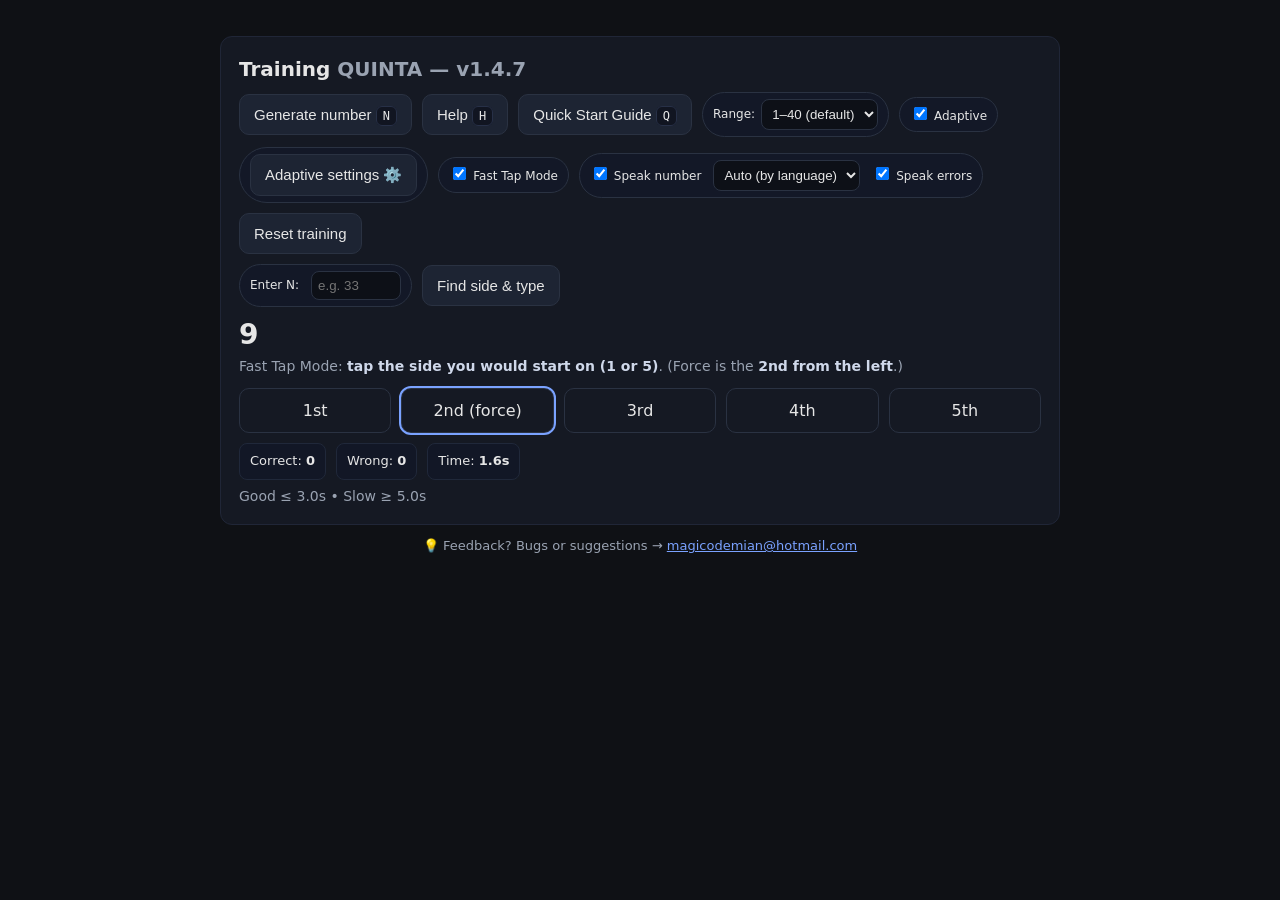
<file: index.html>
<!DOCTYPE html>
<html lang="en">
<head>
<meta charset="utf-8"/>
<meta name="viewport" content="width=device-width, initial-scale=1"/>
<title>Training QUINTA — v1.4.7</title>

<!-- Favicon links -->
<link rel="apple-touch-icon" sizes="180x180" href="/apple-touch-icon.png">
<link rel="icon" type="image/png" sizes="32x32" href="/favicon-32x32.png">
<link rel="icon" type="image/png" sizes="16x16" href="/favicon-16x16.png">
<link rel="manifest" href="/site.webmanifest">
<meta name="apple-mobile-web-app-capable" content="yes">
<meta name="apple-mobile-web-app-status-bar-style" content="black-translucent">
<meta name="apple-mobile-web-app-title" content="QUINTA Trainer">

<style>
  :root{
    --bg:#0f1115;--fg:#e6e6e6;--muted:#9aa3b2;--ok:#19c37d;--err:#ff5c5c;
    --card:#151923;--accent:#7aa2ff; /* azul da v1.4.6 */
  }
  *{box-sizing:border-box}
  body{margin:0;background:var(--bg);color:var(--fg);font:16px/1.45 system-ui,Segoe UI,Roboto,Helvetica,Arial}
  .wrap{max-width:880px;margin:36px auto;padding:0 20px}
  .card{background:var(--card);border:1px solid #202637;border-radius:12px;padding:18px}
  h1{font-size:20px;margin:0 0 8px}
  .row{display:flex;gap:10px;flex-wrap:wrap;align-items:center}
  .big{font-size:28px;font-weight:700}
  .muted{color:var(--muted)}
  .pill{padding:6px 10px;border-radius:999px;border:1px solid #2a3242;background:#131827;font-size:12px;display:inline-flex;align-items:center;gap:6px}
  button{background:#1d2433;color:var(--fg);border:1px solid #2a3242;border-radius:10px;padding:11px 14px;font-size:15px;cursor:pointer}
  button:hover{border-color:#3a4760}
  .kbd{font-family:ui-monospace,Consolas,Menlo,monospace;background:#111521;border:1px solid #273047;border-radius:6px;padding:2px 6px;font-size:12px}
  .stats{display:flex;gap:10px;flex-wrap:wrap;margin:10px 0}
  .stat{background:#121726;border:1px solid #20283a;border-radius:8px;padding:8px 10px;font-size:13px}
  .feedback{margin-top:8px;font-size:16px}
  .ok{color:var(--ok)} .err{color:var(--err)}
  .board{display:grid;grid-template-columns:repeat(5,1fr);gap:10px;margin-top:12px}
  .item{border:1px solid #2a3242;border-radius:10px;padding:10px;text-align:center;user-select:none}
  .item.btn{cursor:pointer;transition:border-color .15s, background .15s}
  .item.btn:hover{border-color:#3a4760;background:#182036}
  .force{outline:2px solid var(--accent)}
  .controls{display:flex;gap:10px;flex-wrap:wrap;align-items:center;margin-top:8px}
  .seg{display:flex;border:1px solid #2a3242;border-radius:10px;overflow:hidden}
  .seg input{display:none}
  .seg label{padding:9px 12px;cursor:pointer}
  .seg input:checked + label{background:#2a3347}

  .modal{position:fixed;inset:0;display:none;place-items:center;background:#0008;padding:20px;z-index:999}
  .modal .inner{max-width:900px;width:100%;background:#0f121d;border:1px solid #2a3242;border-radius:12px;padding:18px;max-height:85vh;overflow:auto}
  .modal h2{margin:0 0 8px;font-size:18px}
  .legend{font-size:14px;color:var(--muted)}
  .legend b{color:#cfd8ea}
  .hr{height:1px;background:#2a3242;margin:12px 0}
  .grid2{display:grid;grid-template-columns:1fr 1fr;gap:12px}
  .manualResult{font-size:14px;margin-left:4px}
  .hide{display:none!important}
  footer{margin-top:12px;text-align:center;font-size:12px;color:#9aa3b2}
  select, input[type="number"]{background:#0d1017;border:1px solid #2a3242;color:#e6e6e6;border-radius:8px;padding:6px}

  button, a { -webkit-tap-highlight-color: transparent; }
  button:focus, button:focus-visible { outline: none; }

  /* (1) Email com a mesma cor do 2nd (force) */
  a[href^="mailto:"]{ color: var(--accent); text-decoration-color: var(--accent); }
  a[href^="mailto:"]:hover{ filter: brightness(1.12); }
</style>
</head>
<body>
<div class="wrap">
  <div class="card">
    <h1>Training <span class="muted">QUINTA — v1.4.7</span></h1>

    <div class="row" style="margin:6px 0 10px">
      <button id="nextBtn" title="Shortcut: N">Generate number <span class="kbd">N</span></button>
      <button id="checkBtn" title="Shortcut: Enter">Check <span class="kbd">Enter</span></button>
      <button id="helpBtn" title="Shortcut: H">Help <span class="kbd">H</span></button>
      <button id="qsBtn" title="Shortcut: Q">Quick Start Guide <span class="kbd">Q</span></button>

      <span class="pill">Range:
        <select id="range">
          <option value="1-40" selected>1–40 (default)</option>
          <option value="1-15">1–15</option>
          <option value="15-30">15–30</option>
          <option value="1-30">1–30</option>
          <option value="30-45">30–45</option>
          <option value="45-60">45–60</option>
          <option value="30-60">30–60</option>
          <option value="1-60">1–60</option>
          <option value="custom">Custom…</option>
        </select>
      </span>
      <span id="customWrap" class="pill" style="display:none">
        <input id="minN" type="number" value="1" style="width:80px"> – 
        <input id="maxN" type="number" value="15" style="width:80px">
      </span>

      <span class="pill"><label><input id="adaptiveCB" type="checkbox" checked> Adaptive</label></span>
      <span class="pill"><button id="adaptCfgBtn" title="Adaptive settings" disabled>Adaptive settings ⚙️</button></span>
      <span class="pill"><label><input id="fastCB" type="checkbox" checked> Fast Tap Mode</label></span>

      <span class="pill">
        <label style="margin-right:6px"><input id="ttsCB" type="checkbox" checked> Speak number</label>
        <select id="voiceSel" title="Select voice" style="max-width:260px">
          <option value="">Auto (by language)</option>
        </select>
        <label style="margin-left:6px"><input id="errTtsCB" type="checkbox" checked> Speak errors</label>
      </span>

      <button id="resetBtn" title="Reset learning">Reset training</button>
    </div>

    <div class="row" style="margin:0 0 8px">
      <span class="pill">
        Enter N:
        <input id="manualN" type="number" inputmode="numeric" placeholder="e.g. 33" style="width:90px;margin-left:6px">
      </span>
      <button id="analyzeBtn" title="Shortcut: Ctrl+Enter">Find side & type</button>
      <span id="manualOut" class="manualResult muted"></span>
    </div>

    <div class="big" id="number">—</div>
    <div class="legend" id="hint">
      Fast Tap Mode: <b>tap the side you would start on (1 or 5)</b>. (Force is the <b>2nd from the left</b>.)
    </div>

    <div class="board" aria-label="row of 5 items" id="board">
      <div class="item btn" data-idx="0">1st</div>
      <div class="item force btn" data-idx="1">2nd (force)</div>
      <div class="item btn" data-idx="2">3rd</div>
      <div class="item btn" data-idx="3">4th</div>
      <div class="item btn" data-idx="4">5th</div>
    </div>

    <div class="controls" id="advancedControls">
      <div class="seg" role="radiogroup" aria-label="Counting type">
        <input id="tBasic" name="tipo" type="radio" checked><label for="tBasic">Basic</label>
        <input id="tBounce" name="tipo" type="radio"><label for="tBounce">Bounce</label>
      </div>
      <div class="seg" role="radiogroup" aria-label="Starting side">
        <input id="sLeft" name="side" type="radio" checked><label for="sLeft">Left</label>
        <input id="sRight" name="side" type="radio"><label for="sRight">Right</label>
      </div>
      <span class="pill">Step-by-step <input id="step" type="checkbox" style="vertical-align:middle"></span>
    </div>

    <div class="feedback" id="feedback"></div>

    <div class="stats">
      <div class="stat">Correct: <b id="ok">0</b></div>
      <div class="stat">Wrong: <b id="err">0</b></div>
      <div class="stat">Time: <b id="timer">0.0s</b></div>
    </div>

    <div class="legend" id="timeLegend" style="margin-top:-4px">Good ≤ 3.0s • Slow ≥ 5.0s</div>

  </div>

  <div class="legend" style="margin-top:12px; text-align:center; font-size:13px">
    💡 Feedback? Bugs or suggestions →
    <a href="mailto:magicodemian@hotmail.com">magicodemian@hotmail.com</a>
  </div>
</div>

<!-- Help modal -->
<div class="modal" id="modal">
  <div class="inner">
    <div class="row" style="justify-content:space-between;align-items:center">
      <h2>Quick rules &amp; reminders</h2>
      <button id="closeHelp">Close</button>
    </div>
    <div class="hr"></div>

    <div class="grid2">
      <div>
        <h3 style="margin:0 0 6px">Core of the method</h3>
        <div class="legend">
          • You always force the <b>2nd from the left</b> out of five (fixed).<br>
          • <b>Type:</b> even <i>N</i> → <b>Basic</b>; odd <i>N</i> → <b>Bounce</b>.<br>
          • <b>Side (Basic):</b> start on the <b>left</b> if <code>N ≡ 0 or 2 (mod 8)</code>, otherwise start on the <b>right</b>.<br>
          • <b>Side (Bounce):</b> apply the same rule to <b>N + 1</b> and count <i>moves</i> (not points).<br>
          • Mental model: <i>Basic</i> counts points (1–5–1…), <i>Bounce</i> counts steps between positions.
        </div>

        <div class="hr"></div>
        <h3 style="margin:0 0 6px">What’s new in v1.4.x</h3>
        <div class="legend">
          • <b>Fast Tap Mode</b>: just tap the side you would start on (1 or 5) — no Type/Side or Check needed.<br>
          • <b>Speak number</b> (TTS) with Auto (by language) + manual voice selector.<br>
          • <b>Speak errors</b>: short "wrong" cue in your selected language when you miss.<br>
          • <b>Adaptive</b>: surfaces buckets where you’re currently slower.<br>
          • Mobile-friendly: Help &amp; Quick Start modals scroll smoothly on small screens.
        </div>
      </div>

      <div>
        <h3 style="margin:0 0 6px">Cheat-sheet</h3>
        <div class="legend">
          <b>Type:</b> even N → <b>Basic</b>; odd N → <b>Bounce</b>.<br/>
          <b>Side (Basic):</b> <b>Left</b> if N ≡ 0 or 2 (mod 8); otherwise <b>Right</b>.<br/>
          <b>Side (Bounce):</b> apply the same rule to <b>N + 1</b>.<br/>
          <b>Fast Tap:</b> tap the side you would start on (1 or 5).<br/>
          <b>TTS:</b> enable "Speak number" and (optionally) choose a voice.
        </div>
      </div>
    </div>
  </div>
</div>

<!-- Quick Start Guide modal -->
<div class="modal" id="qsModal">
  <div class="inner">
    <div class="row" style="justify-content:space-between;align-items:center">
      <h2>Quick Start Guide</h2>
      <button id="closeQS" title="Close">Close</button>
    </div>
    <div class="hr"></div>

    <div class="grid2">
      <div>
        <h3 style="margin:0 0 6px">What this trainer does</h3>
        <div class="legend">
          This app trains the <b>Quinta principle</b>: forcing the <b>2nd item from the left</b> out of five.  
          You’ll practice choosing the correct <b>Counting Type</b> (Basic or Bounce)  
          and the right <b>Starting Side</b> for any number <i>N</i>.  
          The goal is speed and accuracy — so the force feels natural and automatic.
        </div>

        <div class="hr"></div>
        <h3 style="margin:0 0 6px">2-Minute Training Flow</h3>
        <ol class="legend" style="padding-left:18px">
          <li>Select a <b>Range</b> (or set <b>Custom</b>). Keep <b>Adaptive</b> ON — it will prioritize what you’re slowest at.</li>
          <li>Press <b>Generate number</b> to get a random N.</li>
          <li><b>Fast Tap Mode</b>: simply tap the square where you’d count “1”. (No need to pick Type/Side/Check.)</li>
          <li>(Optional) Enable <b>Speak number</b> (TTS). It auto-detects your device language, or you can pick a voice manually.</li>
          <li>(Optional) Turn on <b>Speak errors</b> — you’ll hear a quick “wrong” in your chosen language when you miss.</li>
          <li>Correct answers instantly trigger the next number. Wrong answers give feedback + repeat.</li>
        </ol>
      </div>

      <div>
        <h3 style="margin:0 0 6px">Rules (Cheat-Sheet)</h3>
        <div class="legend">
          <b>Force item:</b> always the <b>2nd from the left</b>.<br/>
          <b>Type:</b> even N → <b>Basic</b>; odd N → <b>Bounce</b>.<br/>
          <b>Side (Basic):</b> Start <b>Left</b> if N ≡ 0 or 2 (mod 8); otherwise start <b>Right</b>.<br/>
          <b>Side (Bounce):</b> Add 1 to N, then apply the same rule as Basic.<br/>
          <b>Fast Tap:</b> tap the side you would start on (1 or 5) — the app handles Type/Side logic for you.<br/>
          <b>TTS & Errors:</b> “Speak number” reads the target; “Speak errors” confirms mistakes aloud.
        </div>
      </div>
    </div>
  </div>
</div>

<!-- Adaptive Settings modal -->
<div class="modal" id="adaptModal">
  <div class="inner">
    <div class="row" style="justify-content:space-between;align-items:center">
      <h2>Adaptive settings</h2>
      <button id="closeAdapt" title="Close">Close</button>
    </div>
    <div class="hr"></div>
    <div class="grid2">
      <div>
        <div class="legend">Define when your time is considered “fast” or “slow”.</div>
        <div class="hr"></div>
        <label class="legend">Fast if ≤
          <input id="fastTh" type="number" min="0.1" step="0.1" style="width:90px"> s
        </label>
        <br>
        <label class="legend">Slow if ≥
          <input id="slowTh" type="number" min="0.1" step="0.1" style="width:90px"> s
        </label>
        <div class="legend" style="margin-top:8px">Rule: <b>Fast &lt; Slow</b>.</div>
      </div>
      <div>
        <div class="legend">
          • ≤ Fast: decreases the frequency of that bucket.<br>
          • ≥ Slow: increases the frequency of that bucket.<br>
          • Between Fast and Slow: gentle adjustment.
        </div>
      </div>
    </div>
    <div class="hr"></div>
    <div class="row" style="justify-content:flex-end;gap:8px">
      <button id="saveAdapt" title="Save">Save</button>
      <button id="closeAdapt2" title="Close">Close</button>
    </div>
  </div>
</div>

<!-- Easter Egg modal (every 100) -->
<div class="modal" id="eggModal">
  <div class="inner">
    <h2 id="eggTitle">Milestone!</h2>
    <div class="legend" style="font-size:16px;margin:8px 0 14px">
      <b id="eggMsg">You’re good enough — go practice in the real world.</b>
    </div>
    <div class="row" style="justify-content:flex-end;gap:8px">
      <button id="eggContinue">Continue training</button>
      <button id="eggReset">Reset counters</button>
    </div>
  </div>
</div>

<script>
(function(){
  'use strict';

  // ===== helpers =====
  function $(s){ return document.querySelector(s); }
  var numberEl=$('#number'),feedback=$('#feedback');
  var okEl=$('#ok'),errEl=$('#err'),timerEl=$('#timer');
  var nextBtn=$('#nextBtn'),checkBtn=$('#checkBtn'),resetBtn=$('#resetBtn');
  var helpBtn=$('#helpBtn'),modal=$('#modal'),closeHelp=$('#closeHelp');
  var qsBtn=$('#qsBtn'),qsModal=$('#qsModal'),closeQS=$('#closeQS');
  var tBasic=$('#tBasic'),tBounce=$('#tBounce'),sLeft=$('#sLeft'),sRight=$('#sRight');
  var stepCB=$('#step');
  var rangeSel=$('#range'),customWrap=$('#customWrap'),minN=$('#minN'),maxN=$('#maxN');
  var adaptiveCB=$('#adaptiveCB'),fastCB=$('#fastCB'),ttsCB=$('#ttsCB'),errTtsCB=$('#errTtsCB');
  var voiceSel=$('#voiceSel');
  var manualN=$('#manualN'),analyzeBtn=$('#analyzeBtn'),manualOut=$('#manualOut');
  var board=$('#board'),advancedControls=$('#advancedControls'),hintEl=$('#hint');
  var adaptCfgBtn=$('#adaptCfgBtn');
  var adaptModal=$('#adaptModal'), closeAdapt=$('#closeAdapt'), saveAdapt=$('#saveAdapt'), closeAdapt2=$('#closeAdapt2');
  var fastThIn=$('#fastTh'), slowThIn=$('#slowTh');
  var timeLegend=$('#timeLegend');

  var eggModal=$('#eggModal'), eggTitle=$('#eggTitle'), eggMsg=$('#eggMsg'), eggContinue=$('#eggContinue'), eggReset=$('#eggReset');

  // ===== state =====
  var N=null,lastN=null,startTime=0,ok=0,err=0,locked=false;
  var weights=[1,1,1,1]; // BL, BR, bL, bR

  // ===== local persistence =====
  // Preferences are kept in this browser/device. Clearing site data removes them.
  var SETTINGS_KEY='quinta_settings_v1';
  var savedSettings={};
  try{
    savedSettings=JSON.parse(localStorage.getItem(SETTINGS_KEY)||'{}')||{};
  }catch(e){ savedSettings={}; }

  // thresholds (legacy keys are supported for backward compatibility)
  var fastThreshold = Number(savedSettings.fastThreshold || localStorage.getItem('q_fastTh') || '3.0');
  var slowThreshold = Number(savedSettings.slowThreshold || localStorage.getItem('q_slowTh') || '5.0');

  function saveSettings(){
    try{
      localStorage.setItem(SETTINGS_KEY, JSON.stringify({
        range:rangeSel.value, minN:minN.value, maxN:maxN.value,
        adaptive:adaptiveCB.checked, fast:fastCB.checked, tts:ttsCB.checked,
        errTts:errTtsCB.checked, voice:voiceSel.value,
        type:tBasic.checked?'basic':'bounce', side:sLeft.checked?'left':'right',
        step:stepCB.checked, fastThreshold:fastThreshold, slowThreshold:slowThreshold,
        ok:ok, err:err, weights:weights, lastEggMilestone:lastEggMilestone
      }));
    }catch(e){}
  }

  function restoreSettings(){
    var s=savedSettings;
    if(s.range && Array.prototype.some.call(rangeSel.options,function(o){return o.value===s.range;})) rangeSel.value=s.range;
    if(typeof s.minN==='string') minN.value=s.minN;
    if(typeof s.maxN==='string') maxN.value=s.maxN;
    if(typeof s.adaptive==='boolean') adaptiveCB.checked=s.adaptive;
    if(typeof s.fast==='boolean') fastCB.checked=s.fast;
    if(typeof s.tts==='boolean') ttsCB.checked=s.tts;
    if(typeof s.errTts==='boolean') errTtsCB.checked=s.errTts;
    if(s.type==='bounce'||s.type==='basic'){ tBasic.checked=s.type==='basic'; tBounce.checked=s.type==='bounce'; }
    if(s.side==='right'||s.side==='left'){ sLeft.checked=s.side==='left'; sRight.checked=s.side==='right'; }
    if(typeof s.step==='boolean') stepCB.checked=s.step;
    if(Array.isArray(s.weights) && s.weights.length===4 && s.weights.every(function(v){return Number.isFinite(Number(v));})) weights=s.weights.map(Number);
    if(Number.isFinite(Number(s.ok))) ok=Math.max(0,Number(s.ok));
    if(Number.isFinite(Number(s.err))) err=Math.max(0,Number(s.err));
  }
  restoreSettings();

  function updateTimeLegend(){
    if(timeLegend){
      timeLegend.textContent = 'Good ≤ ' + fastThreshold.toFixed(1) + 's • Slow ≥ ' + slowThreshold.toFixed(1) + 's';
    }
  }

  // ===== timer =====
  function now(){ return performance.now(); }
  function updateTimer(){
    if(startTime && timerEl){ timerEl.textContent=((now()-startTime)/1000).toFixed(1)+'s'; }
    requestAnimationFrame(updateTimer);
  }
  requestAnimationFrame(updateTimer);

  // ===== range =====
  function currentRange(){
    if(rangeSel.value==='custom'){
      var a=parseInt(minN.value||'1',10), b=parseInt(maxN.value||'15',10);
      if(a>b){ var tmp=a; a=b; b=tmp; }
      if(a<1) a=1;
      if(b>9999) b=9999;
      return [a,b];
    }
    var parts=rangeSel.value.split('-');
    return [parseInt(parts[0],10), parseInt(parts[1],10)];
  }

  // ===== rules =====
  function correctRule(n){
    var tipo=(n%2===0)?'basic':'bounce';
    var m=(tipo==='bounce')?n+1:n;
    var r=((m%8)+8)%8;
    var lado=(r===0||r===2)?'left':'right';
    return {tipo:tipo,lado:lado,r:r,m:m};
  }
  function bucketFromRule(rule){
    if(rule.tipo==='basic'&&rule.lado==='left') return 0;
    if(rule.tipo==='basic'&&rule.lado==='right') return 1;
    if(rule.tipo==='bounce'&&rule.lado==='left') return 2;
    return 3;
  }

  // ===== adaptive generator =====
  function randInt(a,b){ return Math.floor(Math.random()*(b-a+1))+a; }
  function sampleBucketAvailable(a,b){
    var seen={};
    var i=0;
    while(i<400){
      i++;
      var n=randInt(a,b);
      var r=bucketFromRule(correctRule(n));
      seen[r]=true;
      if(seen[0]&&seen[1]&&seen[2]&&seen[3]) break;
    }
    return seen;
  }
  function pickBucket(a,b){
    var avail=sampleBucketAvailable(a,b);
    var eff=[0,0,0,0], sum=0, i;
    for(i=0;i<4;i++){
      if(avail[i]){ eff[i]=adaptiveCB.checked?Math.max(0.05,weights[i]):1; sum+=eff[i]; }
    }
    var r=Math.random()*sum;
    for(i=0;i<4;i++){
      if(!avail[i]) continue;
      if(r<eff[i]) return i;
      r-=eff[i];
    }
    for(i=0;i<4;i++) if(avail[i]) return i;
    return 0;
  }

  // ===== TTS =====
  var voices=[];
  function getTargetLang(){ return navigator.language || document.documentElement.lang || 'en-US'; }
  function pickBestVoice(target){
    var t=(target||'').toLowerCase();
    var base=t.split('-')[0];
    var i,v;
    for(i=0;i<voices.length;i++){ v=voices[i]; if(v.lang && v.lang.toLowerCase()===t) return v; }
    for(i=0;i<voices.length;i++){ v=voices[i]; if(v.lang && v.lang.toLowerCase().indexOf(base)===0) return v; }
    return null;
  }
  function populateVoiceSelect(){
    var prev=voiceSel.value || savedSettings.voice || '';
    voiceSel.innerHTML='<option value="">Auto (by language)</option>';
    var byKey={};
    function pickScore(v){ var uri=(v.voiceURI||'').toLowerCase(); var s=0; if(v.localService) s+=1; if(/premium|enhanced|siri/.test(uri)) s+=2; return s; }
    var i,v,key,cur;
    for(i=0;i<voices.length;i++){
      v=voices[i];
      key=((v.lang||'').toLowerCase())+'|'+(v.name||'');
      cur=byKey[key];
      if(!cur || pickScore(v)>pickScore(cur)) byKey[key]=v;
    }
    var preferred=['en-','pt-','es-','fr-','de-','it-','ja-','zh-','ko-'];
    var list=[], k;
    for(k in byKey){ list.push(byKey[k]); }
    list.sort(function(a,b){
      function pref(x){
        var j;
        for(j=0;j<preferred.length;j++){ if(x.lang && x.lang.toLowerCase().indexOf(preferred[j])===0) return j; }
        return 999;
      }
      var pa=pref(a), pb=pref(b);
      if(pa!==pb) return pa-pb;
      var la=(a.lang||''), lb=(b.lang||'');
      if(la!==lb) return la.localeCompare(lb);
      return a.name.localeCompare(b.name);
    });
    for(i=0;i<list.length;i++){
      v=list[i];
      var opt=document.createElement('option');
      opt.value=v.name; opt.textContent=(v.lang+' — '+v.name);
      voiceSel.appendChild(opt);
    }
    var hasPrev=false, o;
    for(i=0;i<voiceSel.options.length;i++){ o=voiceSel.options[i]; if(o.value===prev) hasPrev=true; }
    if(hasPrev) voiceSel.value=prev;
  }
  function refreshVoices(){
    if(!('speechSynthesis' in window)) return;
    voices = window.speechSynthesis.getVoices() || [];
    populateVoiceSelect();
  }
  if('speechSynthesis' in window){
    refreshVoices();
    window.speechSynthesis.onvoiceschanged = refreshVoices;
  }

  function getActiveLang(){
    var selName = voiceSel.value;
    if(selName && voices.length){
      var i,v;
      for(i=0;i<voices.length;i++){ v=voices[i]; if(v.name===selName){ if(v.lang) return v.lang; } }
    }
    return getTargetLang();
  }
  function speakText(msg, force){
    try{
      if(!('speechSynthesis' in window)) return;
      if(!force && !ttsCB.checked) return;
      var u=new SpeechSynthesisUtterance(String(msg));
      var selName = voiceSel.value;
      if(selName && voices.length){
        var i,v;
        for(i=0;i<voices.length;i++){ v=voices[i]; if(v.name===selName){ u.voice=v; u.lang=v.lang||u.lang; break; } }
      }else{
        var lang=getActiveLang();
        var best=pickBestVoice(lang);
        if(best){ u.voice=best; u.lang=best.lang; } else { u.lang=lang; }
      }
      window.speechSynthesis.cancel();
      window.speechSynthesis.speak(u);
    }catch(e){}
  }
  function speakNumber(n){ speakText(n, false); }

  function errorWordFor(lang){
    var L=(lang||'en').toLowerCase();
    var base=L.split('-')[0];
    var map={
      'en':'wrong','pt':'errou','pt-pt':'erraste','es':'fallaste','fr':'raté','de':'falsch','it':'sbagliato',
      'ja':'不正解です','zh':'答错了','ko':'틀렸습니다'
    };
    if(map[L]) return map[L];
    if(map[base]) return map[base];
    return 'wrong';
  }
  function speakError(){
    if(!errTtsCB.checked) return;
    var lang=getActiveLang();
    speakText(errorWordFor(lang), false);
  }

  // ===== Milestone (cada 100) — fala no mesmo idioma, sempre =====
  function milestoneStringsFor(lang, milestone){
    var L=(lang||'en').toLowerCase();
    var base=L.split('-')[0];
    var dict;
    var map={
      'en':{title:function(n){return n+' reps!';}, msg:"You're good enough — go practice in the real world."},
      'pt':{
        title: function(n){ return n + ' acertos!'; },
        msg: function(n){
          var phrases = [
            "Incrível! Você está dominando!",
            "Excelente trabalho! Sua mente está afiada!",
            "Impressionante! Sua consistência é a chave!",
            "Uau! Você é imparável!",
            "Parabéns! Mantenha o foco!",
            "Fantástico! Sua dedicação está valendo a pena!",
            "Espetacular! Cada acerto te deixa mais forte!",
            "Genial! Você está no caminho certo!",
            "Brilhante! Sua mente está voando!",
            "Você já é bom o suficiente — vá praticar no mundo real."
          ];
          return phrases[Math.floor(Math.random() * phrases.length)];
        }
      },
      'es':{title:function(n){return '¡'+n+' repeticiones!';}, msg:'Ya eres lo bastante bueno — sal a practicar en el mundo real.'},
      'fr':{title:function(n){return n+' répétitions !';}, msg:"Tu es déjà assez bon — va t'exercer dans le monde réel."},
      'de':{title:function(n){return n+' Wiederholungen!';}, msg:'Du bist gut genug – übe jetzt in der echten Welt.'},
      'it':{title:function(n){return n+' ripetizioni!';}, msg:'Sei già abbastanza bravo — vai ad allenarti nel mondo reale.'},
      'ja':{title:function(n){return n+' 回!';}, msg:'もう十分上手です。現実の世界で練習しましょう。'},
      'zh':{title:function(n){return n+' 次!';}, msg:'你已经足够棒了——去现实中练习吧。'},
      'ko':{title:function(n){return n+'회!';}, msg:'이제 충분히 잘해요 — 실제 환경에서 연습해 보세요.'}
    };
    if(map[L]) dict=map[L]; else if(map[base]) dict=map[base]; else dict=map['en'];
    return { title: dict.title(milestone), msg: dict.msg };
  }

  // ===== simulation =====
  function simulate(n,tipo,lado,step){
    var target=1, pos=(lado==='left')?0:4, dir=(lado==='left')?+1:-1;
    var log=[];
    if(tipo==='basic'){
      var count=0;
      while(count<n){
        count++;
        if(step) log.push({count:count,pos:pos});
        if(count===n) break;
        pos+=dir;
        if(pos===4||pos===0) dir*=-1;
      }
    }else{
      var moves=0;
      while(moves<n){
        pos+=dir; moves++;
        if(step) log.push({count:moves,pos:pos});
        if(pos===4||pos===0) dir*=-1;
      }
    }
    return {hit:(pos===target),pos:pos,log:log};
  }
  function userSelection(){ return {tipo:(tBasic.checked?'basic':'bounce'), lado:(sLeft.checked?'left':'right')}; }

  // ===== adaptive weights =====
  function updateAdaptiveWeights(bucket, elapsed){
    if(!adaptiveCB.checked) return;
    var SLOW = slowThreshold, FAST = fastThreshold;
    var UP=0.3, DOWN=0.2, MIN=0.2, MAX=3.0;
    if(elapsed>=SLOW) weights[bucket]=Math.min(MAX,weights[bucket]+UP);
    else if(elapsed<=FAST) weights[bucket]=Math.max(MIN,weights[bucket]-DOWN);
    else weights[bucket]+= (1-weights[bucket])*0.05;
  }

  // ===== Easter egg (every 100) =====
  var EGG_EVERY = 100;
  var lastEggMilestone = Number(savedSettings.lastEggMilestone || localStorage.getItem('q_lastEggMilestone') || '0');

  function checkEasterEgg(){
    var milestone = Math.floor(ok / EGG_EVERY) * EGG_EVERY;
    if (milestone > 0 && ok % EGG_EVERY === 0 && milestone !== lastEggMilestone){
      lastEggMilestone = milestone;
      localStorage.setItem('q_lastEggMilestone', String(lastEggMilestone));
      var lang = getActiveLang();
      var obj = milestoneStringsFor(lang, milestone);
      if (eggTitle) eggTitle.textContent = obj.title;
      if (eggMsg)   eggMsg.textContent   = (typeof obj.msg === 'function') ? obj.msg(milestone) : obj.msg;
      if(eggModal) eggModal.style.display='grid';
      // Falar sempre (force=true)
      var msgText = (typeof obj.msg === 'function') ? obj.msg(milestone) : obj.msg;
      speakText(obj.title + ' ' + msgText, true);
      return true;
    }
    return false;
  }

  // ===== core flow =====
  function newNumber(){
    var range=currentRange(), a=range[0], b=range[1];
    var targetBucket=pickBucket(a,b);
    var candidate=null, tries=0;
    while(tries++<400){
      var x=randInt(a,b);
      if(x===lastN && b>a) continue;
      if(bucketFromRule(correctRule(x))===targetBucket){candidate=x;break;}
    }
    if(candidate===null){
      do{ candidate=(a===b? a : randInt(a,b)); } while(candidate===lastN && b>a);
    }
    N=candidate; lastN=N;
    numberEl.textContent=String(N);
    startTime=now(); feedback.textContent=''; locked=false;

    hintEl.innerHTML = fastCB.checked
      ? 'Fast Tap Mode: <b>tap the side you would start on (1 or 5)</b>. (Force is the <b>2nd from the left</b>.)'
      : 'Generate a number and choose the counting type and the side. The force item is always the <b>2nd from the left</b>.';

    speakNumber(N);
  }

  function verify(){
    if(locked||N==null) return; locked=true;
    var elapsed=(now()-startTime)/1000;
    var ideal=correctRule(N);
    var sel=userSelection();
    var sim=simulate(N, sel.tipo, sel.lado, stepCB.checked);
    var idealTxt=(ideal.tipo==='basic'?'Basic':'Bounce') + ' + ' + (ideal.lado==='left'?'Left':'Right');
    var userTxt =(sel.tipo==='basic'?'Basic':'Bounce') + ' + ' + (sel.lado==='left'?'Left':'Right');

    if(sim.hit){
      ok++;
      feedback.innerHTML='<span class="ok">Correct!</span> <span class="muted">(' + userTxt + ') — ' + elapsed.toFixed(1) + 's</span>';
    }else{
      err++;
      feedback.innerHTML='<span class="err">Wrong.</span> <span class="muted">You chose ' + userTxt + '. Ideal: <b>' + idealTxt + '</b>. — ' + elapsed.toFixed(1) + 's</span>';
      if(stepCB.checked && sim.log.length){
        var pathArr=[], i;
        for(i=0;i<sim.log.length;i++){ pathArr.push(String(sim.log[i].pos+1)); }
        feedback.innerHTML += '<div class="muted" style="margin-top:6px">Path: ' + pathArr.join(' → ') + '</div>';
      }
      speakError();
    }
    okEl.textContent=ok; errEl.textContent=err;
    updateAdaptiveWeights(bucketFromRule(ideal), elapsed);
    saveSettings();

    var egg = checkEasterEgg();
    if(!egg && sim.hit){ setTimeout(newNumber,500); }
  }

  function fastTap(idx){
    if(locked||N==null) return; locked=true;
    var elapsed=(now()-startTime)/1000;
    var ideal=correctRule(N);
    var startIdx=(ideal.lado==='left')?0:4;
    var isRight=(idx===startIdx);

    if(isRight){
      ok++;
      feedback.innerHTML='<span class="ok">Correct!</span> <span class="muted">(Start: <b>'+(ideal.lado==='left'?'Left':'Right')+'</b>; Type: <b>'+(ideal.tipo==='basic'?'Basic':'Bounce')+'</b>) — '+elapsed.toFixed(1)+'s</span>';
    }else{
      err++;
      feedback.innerHTML='<span class="err">Wrong.</span> <span class="muted">You tapped '+(idx+1)+'. Ideal start is <b>'+(ideal.lado==='left'?'Left (1st)':'Right (5th)')+'</b>; Type: <b>'+(ideal.tipo==='basic'?'Basic':'Bounce')+'</b>. — '+elapsed.toFixed(1)+'s</span>';
      speakError();
    }
    okEl.textContent=ok; errEl.textContent=err;
    updateAdaptiveWeights(bucketFromRule(ideal), elapsed);
    saveSettings();

    var egg = checkEasterEgg();
    if(!egg && isRight){ setTimeout(newNumber,350); }
  }
  window.fastTap=fastTap;

  // ===== UI events =====
  function show(el, on){ if(el) el.style.display = on ? '' : 'none'; }

  nextBtn.addEventListener('click', newNumber);
  checkBtn.addEventListener('click', function(){ if(!fastCB.checked) verify(); });
  helpBtn.addEventListener('click', function(){ if(modal) modal.style.display='grid'; });
  closeHelp.addEventListener('click', function(){ if(modal) modal.style.display='none'; });
  qsBtn.addEventListener('click', function(){ if(qsModal) qsModal.style.display='grid'; });
  closeQS.addEventListener('click', function(){ if(qsModal) qsModal.style.display='none'; });

  rangeSel.addEventListener('change', function(){ show(customWrap, rangeSel.value==='custom'); saveSettings(); });
  [minN,maxN,adaptiveCB,fastCB,ttsCB,errTtsCB,voiceSel,tBasic,tBounce,sLeft,sRight,stepCB].forEach(function(el){
    el.addEventListener('change', saveSettings);
    if(el.tagName==='INPUT' && el.type==='number') el.addEventListener('input', saveSettings);
  });
  resetBtn.addEventListener('click', function(){
    ok=0; err=0; okEl.textContent=0; errEl.textContent=0;
    lastN=null; feedback.textContent=''; manualOut.textContent='—'; manualN.value='';
    weights=[1,1,1,1];
    localStorage.removeItem('q_lastEggMilestone');
    lastEggMilestone = 0;
    saveSettings();
    newNumber();
  });

  // keyboard shortcuts
  document.addEventListener('keydown', function(e){
    var kRaw=e.key||''; var k=kRaw.toLowerCase();
    if(k==='n'){ e.preventDefault(); newNumber(); return; }
    if(kRaw==='Enter' && !e.ctrlKey){ e.preventDefault(); if(!fastCB.checked) verify(); return; }
    if(kRaw==='Enter' && e.ctrlKey){ e.preventDefault(); analyzeManual(); return; }
    if(k==='h'){ e.preventDefault(); if(modal) modal.style.display='grid'; return; }
    if(k==='q'){ e.preventDefault(); if(qsModal) qsModal.style.display='grid'; return; }

    var el=document.activeElement;
    var isEditable=el && (el.tagName==='INPUT'||el.tagName==='TEXTAREA'||el.isContentEditable||el.tagName==='SELECT');
    if(isEditable) return;

    if(k==='arrowup'||k==='w'){ e.preventDefault(); tBasic.checked=true; return; }
    if(k==='arrowdown'||k==='s'){ e.preventDefault(); tBounce.checked=true; return; }
    if(k==='arrowleft'||k==='a'){ e.preventDefault(); sLeft.checked=true; return; }
    if(k==='arrowright'||k==='d'){ e.preventDefault(); sRight.checked=true; return; }
    if(k===' '||k==='spacebar'){ e.preventDefault(); (tBasic.checked?tBounce:tBasic).checked=true; return; }
  });

  // manual analysis
  function analyzeManual(){
    var raw=(manualN.value||'').trim();
    if(!raw){ manualOut.textContent='—'; return; }
    var n=Number(raw);
    if(!isFinite(n)||Math.floor(n)!==n||n<=0){
      manualOut.innerHTML='<span class="err">Enter a positive integer.</span>'; return;
    }
    var rule=correctRule(n);
    (rule.tipo==='basic'?tBasic:tBounce).checked=true;
    (rule.lado==='left'?sLeft:sRight).checked=true;
    manualOut.innerHTML='<span class="ok">'+(rule.tipo==='basic'?'Basic':'Bounce')+' + '+(rule.lado==='left'?'Left':'Right')+'</span> <span class="muted">(N='+n+(rule.tipo==='bounce'?', use N+1='+rule.m:'')+'; mod8='+rule.r+')</span>';
  }
  analyzeBtn.addEventListener('click', analyzeManual);
  manualN.addEventListener('keydown', function(e){ if(e.key==='Enter'){ e.preventDefault(); analyzeManual(); } });

  // Fast Tap handlers
  function getIdxFromEvent(ev){
    var t=ev.target.closest('.item');
    if(!t || !board.contains(t)) return null;
    var idx=Number(t.getAttribute('data-idx'));
    return isFinite(idx)?idx:null;
  }
  function onTap(ev){
    if(ev.type==='touchstart') ev.preventDefault();
    var idx=getIdxFromEvent(ev);
    if(idx==null || !fastCB.checked) return;
    var el=ev.target.closest('.item');
    if(el){ el.style.outline='2px solid var(--accent)'; setTimeout(function(){ el.style.outline=''; },120); }
    fastTap(idx);
  }
  board.addEventListener('click', onTap, {passive:true});
  board.addEventListener('touchstart', onTap, {passive:false});
  var items=board.querySelectorAll('.item');
  for(var i=0;i<items.length;i++){
    (function(i2){
      items[i2].onclick=function(){ if(window.fastTap) window.fastTap(i2); };
    })(i);
  }

  // UI sync
  function syncFastModeUI(){
    var on=fastCB.checked;
    advancedControls.classList.toggle('hide', on);
    checkBtn.classList.toggle('hide', on);
    hintEl.innerHTML = on
      ? 'Fast Tap Mode: <b>tap the side you would start on (1 or 5)</b>. (Force is the <b>2nd from the left</b>.)'
      : 'Generate a number and choose the counting type and the side. The force item is always the <b>2nd from the left</b>.';
  }
  fastCB.addEventListener('change', syncFastModeUI);

  // Adaptive UI
  function openAdaptModal(){
    fastThIn.value = fastThreshold.toFixed(1);
    slowThIn.value = slowThreshold.toFixed(1);
    adaptModal.style.display='grid';
  }
  function closeAdaptModal(){ adaptModal.style.display='none'; }
  function syncAdaptiveUI(){ adaptCfgBtn.disabled = !adaptiveCB.checked; }
  adaptiveCB.addEventListener('change', syncAdaptiveUI);
  adaptCfgBtn.addEventListener('click', function(){ if(!adaptCfgBtn.disabled) openAdaptModal(); });
  if(closeAdapt) closeAdapt.addEventListener('click', closeAdaptModal);
  if(closeAdapt2) closeAdapt2.addEventListener('click', closeAdaptModal);
  saveAdapt.addEventListener('click', function(){
    var f = Number(fastThIn.value), s = Number(slowThIn.value);
    if(!isFinite(f)||!isFinite(s)||f<=0||s<=0){ alert('Use positive numeric values.'); return; }
    if(f >= s){ alert('Fast must be less than Slow.'); return; }
    fastThreshold = f; slowThreshold = s;
    localStorage.setItem('q_fastTh', String(fastThreshold));
    localStorage.setItem('q_slowTh', String(slowThreshold));
    updateTimeLegend();
    closeAdaptModal();
  });

  // Easter egg buttons
  eggContinue.addEventListener('click', function(){ if(eggModal) eggModal.style.display='none'; });
  eggReset.addEventListener('click', function(){
    ok=0; err=0; okEl.textContent=0; errEl.textContent=0;
    localStorage.removeItem('q_lastEggMilestone');
    lastEggMilestone = 0;
    if(eggModal) eggModal.style.display='none';
    saveSettings();
    newNumber();
  });

  // init
  function init(){
    updateTimeLegend();
    show(customWrap, rangeSel.value==='custom');
    syncFastModeUI();
    syncAdaptiveUI();
    okEl.textContent=ok;
    errEl.textContent=err;
    newNumber();
    saveSettings();
  }
  init();

})(); 
</script>
</body>
</html>
</file>
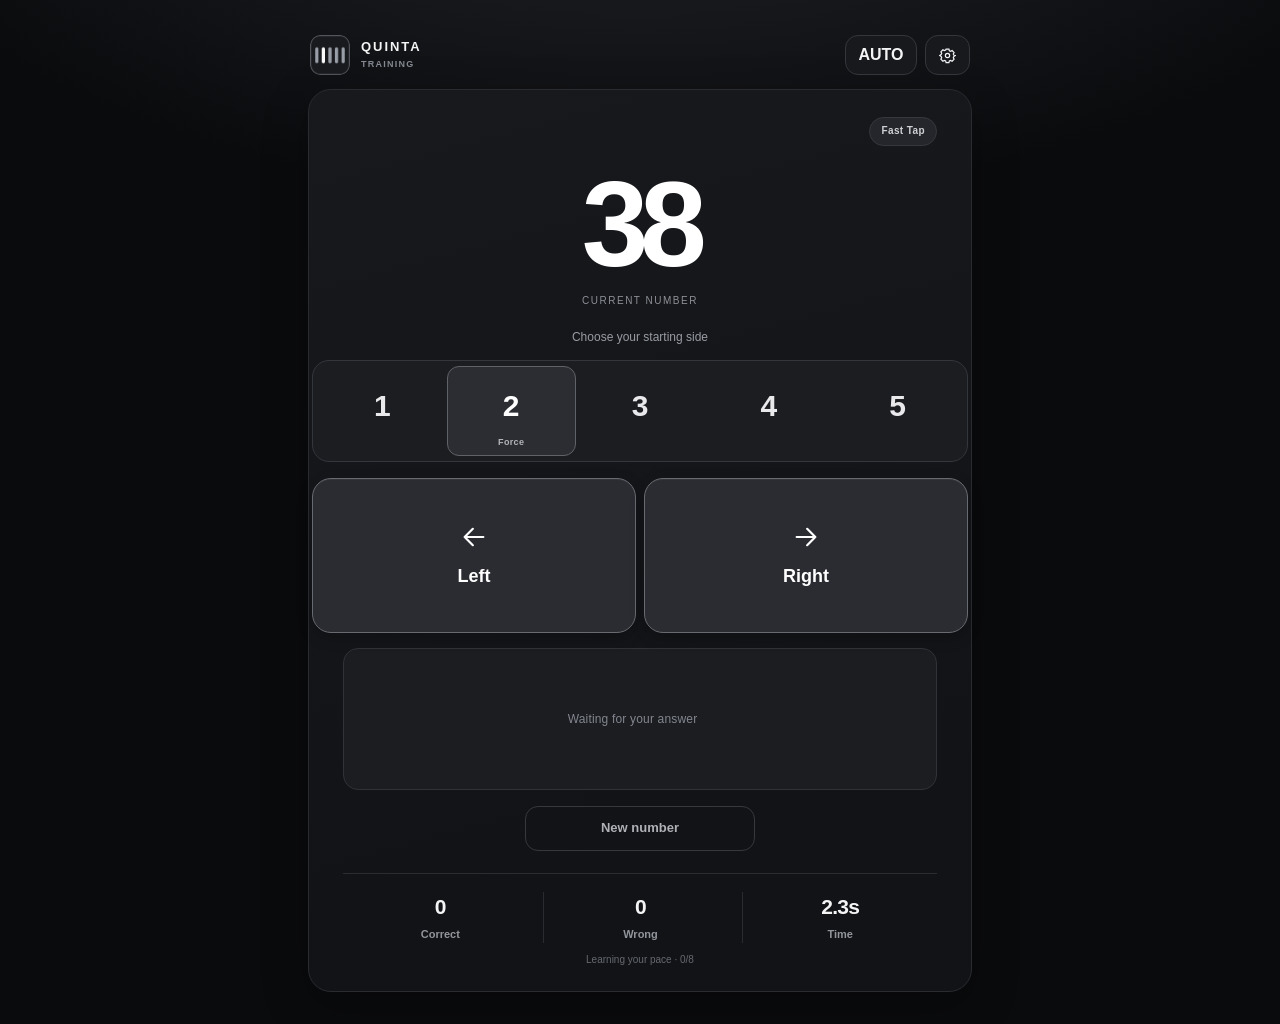
<file: quinta2/index.html>
<!doctype html>
<html lang="pt-BR">
<head>
  <meta charset="utf-8">
  <meta name="viewport" content="width=device-width, initial-scale=1, maximum-scale=1, user-scalable=no, viewport-fit=cover">
  <meta name="theme-color" content="#0a0b0d">
  <meta name="apple-mobile-web-app-capable" content="yes">
  <meta name="apple-mobile-web-app-status-bar-style" content="black-translucent">
  <meta name="apple-mobile-web-app-title" content="QUINTA">
  <meta name="description" content="QUINTA, training for the five-item force">
  <title>QUINTA</title>
  <link rel="icon" type="image/png" sizes="16x16" href="./favicon-16x16.png?v=2.2.4">
  <link rel="icon" type="image/png" sizes="32x32" href="./favicon-32x32.png?v=2.2.4">
  <link rel="icon" type="image/png" sizes="192x192" href="./icon-192.png?v=2.2.4">
  <link rel="apple-touch-icon" sizes="180x180" href="./apple-touch-icon.png?v=2.2.4">
  <link rel="manifest" href="./site.webmanifest?v=2.2.4">
  <link rel="stylesheet" href="./styles.css?v=2.2.4">
  <script src="./audioPack.js?v=2.2.4" defer></script>
  <script src="./app.js?v=2.2.4" defer></script>
</head>
<body>
  <main class="app">
    <header class="topbar">
      <div class="brand">
        <img class="brand-mark" src="./icon-192.png?v=2.2.4" alt="" width="39" height="39">
        <div class="brand-copy"><strong>QUINTA</strong><small data-i18n="subtitle">TREINAMENTO</small></div>
      </div>
      <div class="top-actions">
        <label class="sr-only" for="languageSel" data-i18n="language">Idioma</label>
        <select id="languageSel" class="lang-select" aria-label="Language">
          <option value="auto">AUTO</option><option value="pt">PT</option><option value="en">EN</option>
        </select>
        <button id="settingsBtn" class="tiny-btn" type="button" aria-label="Configurações" data-i18n-aria="settings">
          <svg viewBox="0 0 24 24" aria-hidden="true"><path d="M10 3h4l.6 2.3 1.8.8 2.1-1.1 2.8 2.8-1.1 2.1.8 1.8L23 12l-2 1.3-.8 1.8 1.1 2.1-2.8 2.8-2.1-1.1-1.8.8L14 22h-4l-.6-2.3-1.8-.8-2.1 1.1-2.8-2.8 1.1-2.1-.8-1.8L1 12l2-1.3.8-1.8-1.1-2.1 2.8-2.8 2.1 1.1 1.8-.8L10 3Z"/><circle cx="12" cy="12" r="3"/></svg>
        </button>
      </div>
    </header>

    <section class="card" aria-label="Training">
      <div class="mode-line">
        <span class="mode-pill" id="modeBadge">Fast Tap</span>
      </div>
      <div class="number-wrap">
        <div id="number" aria-live="off">33</div>
        <p class="number-caption" data-i18n="currentNumber">NÚMERO ATUAL</p>
      </div>
      <p id="hint" class="section-caption" data-i18n="tapHint">Escolha o lado inicial</p>
      <div class="five-grid" id="board" aria-label="Five positions">
        <button class="tile side" data-idx="0" data-i18n-aria="leftTile" type="button"><span class="digit">1</span></button>
        <button class="tile force" data-idx="1" type="button" disabled><span class="digit">2</span><small>Force</small></button>
        <button class="tile" data-idx="2" type="button" disabled><span class="digit">3</span></button>
        <button class="tile" data-idx="3" type="button" disabled><span class="digit">4</span></button>
        <button class="tile side" data-idx="4" data-i18n-aria="rightTile" type="button"><span class="digit">5</span></button>
      </div>

      <div id="fastPanel" class="direction-row">
        <button type="button" class="direction" id="leftBtn"><svg viewBox="0 0 24 24" aria-hidden="true"><path d="M20 12H4m7-7-7 7 7 7" stroke-linecap="round" stroke-linejoin="round"/></svg><span data-i18n="left">Esquerda</span></button>
        <button type="button" class="direction" id="rightBtn"><svg viewBox="0 0 24 24" aria-hidden="true"><path d="M4 12h16m-7-7 7 7-7 7" stroke-linecap="round" stroke-linejoin="round"/></svg><span data-i18n="right">Direita</span></button>
      </div>

      <div id="traditionalPanel" class="advanced" hidden>
        <div class="segment-wrap">
          <div class="segment-field">
            <span class="eyebrow" data-i18n="countingType">TIPO DE CONTAGEM</span>
            <div class="segment" role="radiogroup" aria-label="Counting type">
              <label><input type="radio" name="countType" id="tBasic" value="basic" checked><span>Basic</span></label>
              <label><input type="radio" name="countType" id="tBounce" value="bounce"><span>Bounce</span></label>
            </div>
          </div>
          <div class="segment-field">
            <span class="eyebrow" data-i18n="startingSide">LADO INICIAL</span>
            <div class="segment" role="radiogroup" aria-label="Starting side">
              <label><input type="radio" name="side" id="sLeft" value="left" checked><span data-i18n="left">Esquerda</span></label>
              <label><input type="radio" name="side" id="sRight" value="right"><span data-i18n="right">Direita</span></label>
            </div>
          </div>
        </div>
        <button type="button" id="checkBtn" class="primary-btn" data-i18n="check">Verificar resposta</button>
      </div>

      <div id="feedback" class="feedback" aria-live="polite" role="status"></div>

      <div class="cta-row">
        <button id="nextBtn" type="button" class="primary-btn" data-i18n="newNumber">Novo número</button>
      </div>
      <div class="stat-grid">
        <div class="stat"><div id="ok" class="val">0</div><div class="key" data-i18n="correct">Acertos</div></div>
        <div class="stat"><div id="err" class="val">0</div><div class="key" data-i18n="wrong">Erros</div></div>
        <div class="stat"><div id="timer" class="val">0,0s</div><div class="key" data-i18n="time">Tempo</div></div>
      </div>
      <div class="time-legend" id="timeLegend">Aprendendo seu ritmo · 0/8</div>
    </section>
    
  </main>

  <div class="overlay" id="settingsModal" role="dialog" aria-modal="true" aria-labelledby="settingsHeading" hidden>
    <section class="sheet" tabindex="-1">
      <header class="sheet-head"><h2 id="settingsHeading" data-i18n="settings">Configurações</h2><button type="button" class="close-btn" data-close="settingsModal" aria-label="Fechar">×</button></header>
      <div class="settings-group">
        <h3 data-i18n="practice">Prática</h3>
        <div class="setting-row"><div class="setting-copy"><strong data-i18n="mode">Modo</strong><small data-i18n="modeDesc">Treino rápido ou completo</small></div>
          <select id="modeSel"><option value="fast">Fast Tap</option><option value="traditional" data-i18n="traditional">Tradicional</option></select>
        </div>
        <div class="setting-row"><div class="setting-copy"><strong data-i18n="range">Intervalo</strong></div>
          <select id="range"><option value="1-40" data-i18n="rangeDefault">1–40 (padrão)</option><option value="1-15">1–15</option><option value="15-30">15–30</option><option value="1-30">1–30</option><option value="30-45">30–45</option><option value="45-60">45–60</option><option value="30-60">30–60</option><option value="1-60">1–60</option><option value="custom" data-i18n="custom">Personalizado</option></select>
        </div>
        <div id="customWrap" class="setting-row" hidden><strong data-i18n="customRange">Intervalo personalizado</strong><div class="number-pair"><input id="minN" type="number" min="1" max="9999" value="1" inputmode="numeric" aria-label="Minimum"><span>–</span><input id="maxN" type="number" min="1" max="9999" value="15" inputmode="numeric" aria-label="Maximum"></div></div>
        <label class="checkline"><input id="adaptiveCB" type="checkbox" checked><span data-i18n="adaptive">Treinamento adaptativo</span></label>
        <div class="adaptive-summary" id="adaptSummary">Aprendendo seu ritmo · 0/8</div>
        <button id="adaptCfgBtn" class="secondary-btn" type="button" data-i18n="adaptiveSettings">Como funciona</button>
        <div id="adaptSettings" class="adaptive-info" hidden data-i18n="adaptiveDescription">O QUINTA aprende seu ritmo com respostas corretas, repete números difíceis e dá mais atenção aos tipos com erros ou lentidão, sem deixar de variar</div>
        <label class="checkline"><input id="step" type="checkbox"><span data-i18n="showPath">Mostrar caminho da contagem nos erros</span></label>
      </div>

      <div class="settings-group">
        <h3 data-i18n="voice">Voz</h3>
        <div class="setting-row">
          <label for="speechSourceSel" data-i18n="audioSource">Fonte da voz</label>
          <select id="speechSourceSel">
            <option value="azure" data-i18n="audioSourceAzure">Azure Humberto (MP3)</option>
            <option value="native" data-i18n="audioSourceNative">Voz do dispositivo</option>
            <option value="off" data-i18n="audioSourceOff">Sem áudio</option>
          </select>
        </div>
        <label class="checkline"><input id="ttsCB" type="checkbox" checked><span data-i18n="speakNumber">Falar o número</span></label>
        <div class="setting-row"><label for="voiceSel" data-i18n="chooseVoice">Selecionar voz</label><select id="voiceSel" style="max-width:210px"><option value="" data-i18n="voiceAuto">Automático</option></select></div>
        <label class="checkline"><input id="errTtsCB" type="checkbox" checked><span data-i18n="speakErrors">Falar os erros</span></label>
        <div class="audio-import">
          <label for="audioPackFile" data-i18n="audioPack">Pacote de áudios Humberto</label>
          <input id="audioPackFile" type="file" accept=".zip,application/zip" aria-label="Importar ZIP de áudios">
          <div id="audioPackStatus" class="manual-output" role="status" aria-live="polite"></div>
          <button id="clearAudioPack" class="secondary-btn" type="button" data-i18n="audioClear" disabled>Apagar pacote</button>
        </div>
      </div>

      <div class="settings-group">
        <h3 data-i18n="tools">Ferramentas</h3>
        <div class="setting-row"><label for="manualN" data-i18n="analyzeLabel">Analisar número</label></div>
        <div class="manual-input"><input id="manualN" type="number" min="1" inputmode="numeric" placeholder="Ex: 33" aria-label="Number"><button id="analyzeBtn" class="secondary-btn" type="button" data-i18n="analyze">Analisar</button></div>
        <div id="manualOut" class="manual-output" aria-live="polite"></div>
        <button id="helpBtn" class="secondary-btn" type="button" data-i18n="rules">Regras e guia rápido</button>
        <button id="resetBtn" class="secondary-btn" type="button" data-i18n="reset">Zerar treinamento</button>
      </div>

      <div class="settings-group">
        <h3 data-i18n="updates">Atualizações</h3>
        <div class="version-info">
          <div class="version-line"><span id="versionText">v2.0.0</span><span id="updateState" data-i18n="upToDate">Atualizado</span></div>
          <div class="version-actions">
            <button class="secondary-btn" type="button" id="checkUpdatesBtn" data-i18n="checkUpdates">Verificar</button>
            <button class="primary-btn" type="button" id="updateBtn" data-i18n="updateApp" disabled>Atualizar aplicativo</button>
          </div>
        </div>
      </div>
    </section>
  </div>

  <div class="overlay" id="helpModal" role="dialog" aria-modal="true" aria-labelledby="helpHeading" hidden>
    <section class="sheet" tabindex="-1">
      <header class="sheet-head"><h2 id="helpHeading" data-i18n="rules">Regras e guia rápido</h2><button type="button" class="close-btn" data-close="helpModal" aria-label="Fechar">×</button></header>
      <div class="help-copy" id="helpContent"></div>
    </section>
  </div>

  <div class="overlay" id="eggModal" role="dialog" aria-modal="true" aria-labelledby="eggTitle" hidden>
    <section class="sheet">
      <div class="egg-content">
        <h2 id="eggTitle"></h2><p id="eggMsg"></p>
        <button class="primary-btn" id="eggContinue" type="button" data-i18n="continueTraining">Sim, continuar</button>
        <button class="secondary-btn" id="eggFinish" type="button" data-i18n="stopTraining">Não, encerrar por agora</button>
      </div>
    </section>
  </div>
</body>
</html>
</file>
<file: quinta2/styles.css>
:root{color-scheme:dark;--bg:#0a0b0d;--panel:#14161a;--panel2:#1b1d21;--line:#292c31;--text:#f4f4f5;--muted:#9699a1;--subtle:#666970;--white:#f5f5f6;--success:#c6f3d0;--danger:#ffaaa9;--radius:24px}
*{box-sizing:border-box}
html{font-size:16px;-webkit-text-size-adjust:100%}
body{margin:0;min-width:320px;min-height:100dvh;background:radial-gradient(ellipse 65% 40% at 50% -20%,#24262b 0%,transparent 100%),var(--bg);color:var(--text);font-family:-apple-system,BlinkMacSystemFont,"SF Pro Display","Segoe UI",Arial,sans-serif;line-height:1.45}
button,input,select{font:inherit}
button{cursor:pointer;-webkit-tap-highlight-color:transparent;touch-action:manipulation}
button:disabled{cursor:default;opacity:.42}
button:focus-visible,input:focus-visible,select:focus-visible{outline:2px solid var(--white);outline-offset:3px}
.app{width:min(100%,700px);margin:0 auto;padding:21px 18px max(32px,env(safe-area-inset-bottom));}
.topbar{display:flex;align-items:center;justify-content:space-between;gap:14px;padding:4px 2px 23px}
.brand{display:flex;align-items:center;gap:13px;min-width:0}
.brand-mark{width:39px;height:39px;display:grid;grid-template-columns:repeat(5,1fr);align-items:center;gap:3px;padding:10px 5px;border:1px solid #41434a;border-radius:12px;background:#17191d}
.brand-mark i{display:block;height:16px;border-radius:3px;background:#777b83}
.brand-mark i:nth-child(2){background:#fff}
.brand-copy{display:flex;flex-direction:column;line-height:1.1;gap:5px}
.brand-copy strong{font-weight:680;letter-spacing:.16em;font-size:13px}
.brand-copy small{font-size:10px;color:var(--muted);letter-spacing:.13em;font-weight:600}
.top-actions{display:flex;align-items:center;gap:8px}
.tiny-btn{border:1px solid var(--line);background:#15171a;color:var(--text);min-height:40px;border-radius:13px;padding:0 13px;display:inline-flex;align-items:center;justify-content:center;gap:7px;font-size:12px;font-weight:650}
.tiny-btn svg{width:17px;height:17px;stroke:currentColor;fill:none;stroke-width:1.7}
.lang-select{appearance:none;-webkit-appearance:none;background:#15171a;color:var(--text);border:1px solid var(--line);border-radius:13px;height:40px;padding:0 12px;font-size:12px;font-weight:700;min-width:61px;text-align:center}
.card{background:linear-gradient(180deg,#17191d,#121417);border:1px solid #2b2d32;border-radius:var(--radius);padding:25px 23px 22px;box-shadow:0 22px 80px #0005,0 2px 10px #0003}
.eyebrow{font-size:11px;color:var(--muted);letter-spacing:.15em;font-weight:750;text-transform:uppercase}
.mode-line{display:flex;align-items:center;justify-content:space-between;gap:10px}
.mode-pill{padding:7px 10px;border-radius:99px;background:#25272c;color:#ddd;font-size:11px;font-weight:650;letter-spacing:.04em;border:1px solid #35383d}
.number-wrap{text-align:center;padding:32px 0 24px}
#number{font-size:clamp(78px,23vw,124px);letter-spacing:-.07em;line-height:1;font-variant-numeric:tabular-nums;font-weight:690;color:#fff}
.number-caption{margin:10px 0 0;font-size:12px;letter-spacing:.13em;color:var(--muted);text-transform:uppercase}
.section-caption{text-align:center;font-size:13px;color:#a6a8af;margin:3px 0 14px;min-height:19px}
.five-grid{display:grid;grid-template-columns:repeat(5,minmax(0,1fr));gap:9px}
.tile{background:#202227;border:1px solid #35373e;border-radius:15px;display:flex;align-items:center;justify-content:center;flex-direction:column;gap:4px;min-width:0;min-height:75px;color:var(--text);padding:9px 2px;transition:transform .12s ease,border-color .12s ease,background .12s ease}
.tile .digit{font-size:25px;line-height:1;font-weight:590;font-variant-numeric:tabular-nums}
.tile small{font-size:9px;font-weight:650;letter-spacing:.04em;color:var(--muted)}
.tile.force{border-color:#c6c7cb;background:#303237}
.tile.force .digit{color:#fff}
.tile.side:active:not(:disabled),.direction:active:not(:disabled){transform:scale(.974)}
.tile[data-active="true"]{background:#41444b;border-color:#fff}
.tile:disabled{opacity:1;cursor:default}
.direction-row{display:grid;grid-template-columns:1fr 1fr;gap:12px;margin-top:17px}
.direction{min-height:78px;border:1px solid #484b51;background:#222428;border-radius:17px;color:#f5f5f6;display:flex;justify-content:center;align-items:center;gap:10px;font-weight:720;font-size:16px;transition:transform .12s ease,background .12s ease}
.direction svg{width:20px;height:20px;stroke:currentColor;fill:none;stroke-width:2}
.direction:hover:not(:disabled){background:#303237}
.direction[data-active="true"]{background:#3b3d44;border-color:#e4e4e7}
.advanced{margin-top:17px;display:grid;gap:13px}
.segment-wrap{display:grid;grid-template-columns:1fr 1fr;gap:12px}
.segment-field{display:grid;gap:7px}
.segment{display:flex;padding:4px;border-radius:12px;background:#23252a;border:1px solid #363840;min-width:0}
.segment label{flex:1;min-width:0;position:relative}
.segment input{position:absolute;opacity:0;inset:0;width:100%;height:100%;margin:0;cursor:pointer}
.segment span{display:flex;align-items:center;justify-content:center;min-height:37px;border-radius:9px;font-size:12px;color:var(--muted);font-weight:650}
.segment input:checked+span{color:#141518;background:#f5f5f6}
.segment input:focus-visible+span{outline:2px solid #fff;outline-offset:2px}
.feedback{margin-top:17px;min-height:0;display:none;border:1px solid var(--line);border-radius:14px;background:#1c1e22;padding:13px 14px;font-size:13px;line-height:1.55}
.feedback.visible{display:block}
.feedback strong{font-size:14px}
.feedback .ok{color:var(--success)}.feedback .err{color:var(--danger)}
.feedback .detail{color:#c8c9cf}.feedback .path{color:#9e9fa6;font-size:12px;margin-top:6px;overflow-wrap:anywhere}
.cta-row{margin-top:17px;display:grid;grid-template-columns:1fr;gap:9px}
.primary-btn{border:0;background:var(--white);color:#111216;border-radius:14px;min-height:49px;padding:10px 17px;font-weight:730;font-size:14px}
.primary-btn:hover:not(:disabled){background:#dddde1}
.secondary-btn{border:1px solid #3b3e45;background:#23252a;color:var(--text);border-radius:13px;min-height:44px;padding:9px 13px;font-weight:650;font-size:13px}
.stat-grid{margin-top:20px;padding-top:19px;border-top:1px solid #2b2d33;display:grid;grid-template-columns:repeat(3,1fr);gap:8px}
.stat{text-align:center;display:grid;gap:4px}
.stat .val{font-size:23px;font-weight:680;font-variant-numeric:tabular-nums;letter-spacing:-.035em}
.stat .key{color:var(--muted);font-size:11px;font-weight:580}
.stat+.stat{border-left:1px solid #2f3137}
.time-legend{margin-top:10px;text-align:center;color:var(--subtle);font-size:11px}
.overlay{position:fixed;inset:0;background:#000b;backdrop-filter:blur(10px);-webkit-backdrop-filter:blur(10px);z-index:100;display:flex;align-items:center;justify-content:center;padding:18px;overscroll-behavior:contain}
.overlay[hidden], [hidden]{display:none!important}
.sheet{width:min(100%,590px);max-height:min(90dvh,850px);overflow:auto;overscroll-behavior:contain;background:#181a1e;border:1px solid #37393f;border-radius:24px;padding:22px 21px 24px;box-shadow:0 24px 75px #000a}
.sheet-head{position:sticky;top:-22px;padding:0 0 14px;background:#181a1e;display:flex;align-items:center;justify-content:space-between;gap:12px;z-index:1;border-bottom:1px solid #303239;margin-bottom:17px}
.sheet-head h2{font-size:19px;letter-spacing:-.02em;margin:0}
.close-btn{width:37px;height:37px;border-radius:50%;background:#2a2c31;border:1px solid #3b3c42;color:#fff;font-size:22px;display:grid;place-items:center;line-height:1}
.settings-group{padding:7px 0 16px;border-bottom:1px solid #2e3036;margin-bottom:13px;display:grid;gap:11px}
.settings-group:last-child{border:0;margin-bottom:0;padding-bottom:0}
.settings-group h3{margin:0;font-size:12px;color:#dfe0e3;letter-spacing:.08em;text-transform:uppercase}
.setting-row{display:flex;align-items:center;justify-content:space-between;gap:16px;min-height:35px}
.setting-copy{min-width:0}
.setting-row strong{font-size:13px;font-weight:630;display:block}
.setting-row small,.setting-copy small{font-size:11px;color:var(--muted);display:block;margin-top:3px}
select,input[type="number"]{min-height:37px;max-width:100%;border:1px solid #42444b;background:#24262b;color:#f3f3f4;border-radius:10px;padding:7px 10px;font-size:13px}
select{appearance:auto}
.checkline{display:flex;gap:11px;align-items:center;font-size:13px;cursor:pointer}
input[type="checkbox"]{accent-color:#f5f5f6;width:17px;height:17px;cursor:pointer}
.number-pair{display:flex;align-items:center;gap:8px}
.number-pair input{width:82px}
.settings-group .secondary-btn{width:max-content;max-width:100%}
.version-info{display:grid;gap:8px}
.version-line{display:flex;align-items:center;justify-content:space-between;gap:8px}
#updateState{font-size:11px;color:var(--muted)}
.version-actions{display:flex;gap:9px;flex-wrap:wrap}
.version-actions button{flex:1}
.help-copy{font-size:13px;color:#c7c9d0;line-height:1.7}
.help-copy h3{color:#f1f2f4;font-size:14px;margin:18px 0 6px}
.help-copy p{margin:8px 0}
.help-copy ul{padding-left:19px;margin:8px 0}
.help-copy li{margin:5px 0}
.help-copy b{color:#fff}
.manual-input{display:flex;gap:9px;flex-wrap:wrap}
.manual-input input{flex:1;min-width:0}
.manual-output{font-size:13px;line-height:1.6;overflow-wrap:anywhere;color:#d4d5d9}
.egg-content{text-align:center;display:grid;gap:15px;padding:14px 0 8px}
.egg-content h2{font-size:27px;margin:0}
.egg-content p{color:#bdc0c6;margin:0}
@media(min-width:700px){.app{padding-top:35px}.card{padding:34px 38px 27px}.topbar{padding-bottom:28px}.number-wrap{padding-top:42px;padding-bottom:28px}.tile{min-height:90px}.direction{min-height:86px}}
@media(max-width:390px){.app{padding:14px 12px 23px}.card{padding:20px 15px}.topbar{padding-bottom:16px}.tile{min-height:66px;border-radius:12px}.tile .digit{font-size:22px}.direction{min-height:71px;font-size:14px}.direction-row{gap:9px}.segment-wrap{grid-template-columns:1fr}.sheet{padding:17px 15px}.sheet-head{top:-17px}}
@media(prefers-reduced-motion:reduce){*,*::before,*::after{transition:none!important;animation:none!important}}

.sr-only{position:absolute!important;width:1px;height:1px;padding:0;margin:-1px;overflow:hidden;clip:rect(0,0,0,0);white-space:nowrap;border:0}


/* QUINTA 2.0.1 visual refinement: calmer hierarchy, larger answer targets */
.topbar{padding:0 2px 14px;gap:11px}
.brand{gap:11px}
.brand-mark{height:37px;width:37px;border-color:#34363b;background:#17191c}
.brand-copy strong{letter-spacing:.15em}
.brand-copy small{font-size:9px;letter-spacing:.14em;color:#848890}
.top-actions{gap:8px}
.tiny-btn,.lang-select{background:#17191d;border-color:#33363b}
.card{padding:21px 20px 20px;border-radius:23px;border-color:#292b30;background:linear-gradient(165deg,#17191d 0%,#111316 78%);box-shadow:0 15px 46px #0004}
.mode-line{justify-content:flex-end;min-height:25px}
.mode-pill{padding:6px 11px;background:#24262b;border-color:#35383c;color:#cfd0d3;font-size:10px}
.number-wrap{padding:10px 0 12px}
#number{font-size:clamp(80px,22vw,120px);font-weight:680;line-height:1.05}
.number-caption{margin:7px 0 0;font-size:10px;letter-spacing:.15em;color:#8d9097}
.section-caption{margin:4px 0 14px;font-size:12px;color:#999ca3;min-height:0}
.five-grid{gap:7px}
.tile{min-height:68px;border-radius:13px;background:#1d1f23;border-color:#303238;padding:9px 2px;gap:4px}
.tile .digit{font-size:25px;font-weight:580}
.tile small{font-size:9px;color:#989aa1}
.tile.force{border-color:#9b9da2;background:#292b31}
.tile.force .digit{font-weight:690}
.tile.side:active:not(:disabled),.tile.side[data-active="true"]{background:#414349;border-color:#d9dade;transform:scale(.975)}
.direction-row{gap:12px;margin-top:20px}
.direction{min-height:136px;flex-direction:column;gap:9px;background:#2b2d32;border:1px solid #595c63;border-radius:20px;color:#fff;font-size:18px;font-weight:710;box-shadow:inset 0 1px 0 #ffffff0c,0 5px 15px #0003;transition:background-color .13s ease,border-color .13s ease,transform .13s ease}
.direction svg{width:26px;height:26px;stroke-width:1.9}
.direction:hover:not(:disabled){background:#383a40;border-color:#787a81}
.direction:active:not(:disabled),.direction[data-active="true"]{background:#51535a;border-color:#f4f4f5;transform:scale(.982)}
.advanced{margin-top:16px}
.feedback{margin-top:13px;padding:12px 14px}
.feedback.visible{animation:quintaFeedbackIn .16s ease-out}
@keyframes quintaFeedbackIn{from{opacity:.6;transform:translateY(3px)}to{opacity:1;transform:translateY(0)}}
.cta-row{display:flex;justify-content:center;margin-top:16px}
#nextBtn{background:transparent;border:1px solid #36383d;color:#afb1b7;width:min(100%,230px);min-height:45px;font-size:13px;font-weight:620;border-radius:13px}
#nextBtn:hover:not(:disabled){background:#212328;color:#f5f5f6;border-color:#494c52}
.stat-grid{margin-top:22px;padding-top:18px;gap:5px;border-color:#2b2c32}
.stat .val{font-size:21px;letter-spacing:-.035em}
.stat .key{font-size:11px;color:#92959c}
.stat+.stat{border-color:#292b30}
.time-legend{font-size:10px;margin-top:10px}
@media(max-width:699px){
  /* The iOS status bar may overlay the page in standalone mode */
  .app{padding-top:max(55px, calc(env(safe-area-inset-top, 0px) + 13px));padding-right:16px;padding-bottom:max(24px, env(safe-area-inset-bottom, 0px));padding-left:16px}
  .overlay{padding-top:max(20px, env(safe-area-inset-top, 0px));padding-bottom:max(20px, env(safe-area-inset-bottom, 0px))}
}
@media(max-width:390px){
  .app{padding-left:12px;padding-right:12px}
  .card{padding:19px 15px 18px}
  .topbar{padding-bottom:13px}
  .number-wrap{padding:7px 0 11px}
  #number{font-size:clamp(78px,21vw,108px)}
  .five-grid{gap:6px}
  .tile{min-height:65px;border-radius:12px}
  .tile .digit{font-size:23px}
  .direction-row{gap:9px;margin-top:17px}
  .direction{min-height:122px;font-size:16px;border-radius:17px}
  .direction svg{width:24px;height:24px}
  .stat-grid{margin-top:18px}
}
@media(max-width:699px) and (max-height:740px){
  .number-wrap{padding:4px 0 8px}
  #number{font-size:clamp(75px,20vw,104px)}
  .section-caption{margin-bottom:10px}
  .direction{min-height:108px}
  .direction-row{margin-top:13px}
  .stat-grid{margin-top:15px;padding-top:13px}
}
@media(min-width:700px){
  .app{padding-top:35px}
  .card{padding:27px 34px 24px}
  .direction{min-height:139px}
  .number-wrap{padding:15px 0 17px}
  .tile{min-height:82px}
}
@media(prefers-reduced-motion:reduce){
  .feedback.visible{animation:none}
}

/* Let the visible answer buttons extend closer to the card edges, keeping hit areas visible */
.direction-row{margin-inline:-9px}
@media(max-width:390px){.direction-row{margin-inline:-6px}}


/* 2.0.3: distinctive five-bar identity, aligned numbers, edge-wide answer controls */
.brand-mark{
  display:block;
  width:40px;
  height:40px;
  padding:0;
  border:0;
  background:transparent;
  object-fit:contain;
  border-radius:10px;
}
.five-grid{
  display:grid;
  grid-template-columns:repeat(5,minmax(0,1fr));
  align-items:stretch;
  gap:0;
  padding:5px;
  background:#1b1d21;
  border:1px solid #34363d;
  border-radius:17px;
  min-height:92px;
}
.tile,.tile:disabled{
  position:relative;
  display:flex;
  align-items:center;
  justify-content:center;
  min-width:0;
  min-height:78px;
  border:1px solid transparent;
  border-radius:12px;
  background:transparent;
  padding:0;
  gap:0;
  color:#e9e9ec;
  box-shadow:none;
  opacity:1;
}
.tile .digit{
  display:block;
  font-size:30px;
  line-height:1;
  font-weight:590;
  font-variant-numeric:tabular-nums;
  transform:translateY(-5px);
}
.tile small{
  position:absolute;
  bottom:8px;
  left:0;
  right:0;
  display:block;
  margin:0;
  font-size:9px;
  font-weight:610;
  line-height:1.1;
  text-align:center;
  color:#b4b5ba;
}
.tile.force,.tile.force:disabled{
  border:1px solid #606269;
  background:#2b2d32;
  color:#fff;
}
.tile.force .digit{font-weight:690}
.tile.side:active:not(:disabled),.tile.side[data-active="true"]{
  background:#404248;
  border-color:#8b8e95;
  transform:none;
}
.card{--card-inline-padding:20px}
.direction-row{
  gap:8px;
  margin-inline:calc(3px - var(--card-inline-padding));
  margin-top:16px;
}
.direction{
  min-height:151px;
  border-radius:19px;
  border-color:#686a71;
  background:#2a2c31;
  font-size:18px;
  gap:12px;
  font-weight:730;
}
.direction svg{
  width:28px;
  height:28px;
}
.direction:hover:not(:disabled){background:#35373d}
.direction:active:not(:disabled),.direction[data-active="true"]{
  background:#494b51;
  border-color:#e8e9eb;
}
@media(max-width:390px){
  .card{--card-inline-padding:15px}
  .five-grid{min-height:85px;padding:4px}
  .tile,.tile:disabled{min-height:75px}
  .tile .digit{font-size:27px}
  .direction-row{gap:7px;margin-top:15px}
  .direction{min-height:137px;font-size:17px;gap:10px}
  .direction svg{width:26px;height:26px}
}
@media(max-width:699px) and (max-height:740px){
  .direction{min-height:115px}
  .five-grid{min-height:82px}
  .tile,.tile:disabled{min-height:72px}
}
@media(min-width:700px){
  .card{--card-inline-padding:34px}
  .five-grid{min-height:102px}
  .tile,.tile:disabled{min-height:90px}
  .direction{min-height:155px}
}

/* v2.0.4: both number row and answer row share the same outer edges */
.five-grid,.direction-row{
  margin-inline:calc(3px - var(--card-inline-padding));
}
/* Identical feedback on 1 and 5, without sticky iOS touch-hover states */
.tile.side{
  touch-action:manipulation;
  -webkit-tap-highlight-color:transparent;
  transition:background-color .10s ease,border-color .10s ease;
}
.tile.side:active:not(:disabled),.tile.side[data-active="true"]{
  background:#484b53;
  border-color:#c4c5cc;
}
@media(hover:hover) and (pointer:fine){
  .tile.side:not(:disabled):not([data-active="true"]):hover{
    background:#292b30;
    border-color:transparent;
  }
}


/* v2.0.6: keep feedback in the layout, never collapse or shift training controls */
.feedback{
  display:block;
  height:142px;
  min-height:142px;
  max-height:142px;
  overflow-y:auto;
  overflow-x:hidden;
  overscroll-behavior:contain;
  scrollbar-gutter:stable;
  background:#1b1d21;
  border:1px solid #303238;
  border-radius:15px;
  margin-top:15px;
  padding:13px 15px;
}
.feedback-placeholder{
  height:100%;
  min-height:0;
  display:grid;
  place-items:center;
  text-align:center;
  color:#83868f;
  font-size:12px;
  letter-spacing:.015em;
}
.feedback .detail{
  overflow-wrap:anywhere;
}
@media(max-width:390px){
  .feedback{height:146px;min-height:146px;max-height:146px}
}


/* v2.0.7: fit training screen to iPhone 12 Pro Max (428 × 926 CSS px)
   Height-aware sizing, while preserving visible answer and feedback regions */
@media (max-width:699px) {
  .app{
    padding-top:max(55px, calc(env(safe-area-inset-top, 0px) + 13px));
    padding-bottom:max(12px, env(safe-area-inset-bottom, 0px));
  }
  .topbar{padding-bottom:10px}
  .card{padding-top:17px;padding-bottom:15px}
  .mode-line{min-height:23px}
  .number-wrap{padding:6px 0 8px}
  #number{font-size:clamp(76px, 20.5vw, 100px)}
  .number-caption{margin-top:5px}
  .section-caption{margin:3px 0 10px;line-height:1.35}
  .five-grid{min-height:84px;padding:4px}
  .tile,.tile:disabled{min-height:74px}
  .direction-row{margin-top:13px}
  .direction{
    height:clamp(110px, 14.7dvh, 139px);
    min-height:0;
  }
  .feedback{
    display:block;
    box-sizing:border-box;
    height:clamp(100px, 11.7dvh, 130px);
    min-height:0;
    max-height:none;
    margin-top:12px;
    padding:10px 13px;
    overflow-y:auto;
  }
  .feedback-placeholder{min-height:0}
  .cta-row{margin-top:11px}
  #nextBtn{min-height:42px}
  .stat-grid{margin-top:15px;padding-top:13px}
  .stat .val{font-size:20px}
  .time-legend{margin-top:6px}
}
@media (max-width:390px) and (max-height:800px){
  .card{padding-top:13px;padding-bottom:12px}
  .number-wrap{padding:4px 0 6px}
  #number{font-size:clamp(69px,19vw,85px)}
  .five-grid{min-height:78px}
  .tile,.tile:disabled{min-height:69px}
  .direction{height:clamp(100px,12dvh,115px)}
  .feedback{height:clamp(94px,11dvh,109px)}
  .stat-grid{margin-top:12px;padding-top:10px}
}


/* QUINTA 2.0.8, responsive full-height training layout */
@media (max-width: 699px) {
  .app {
    display: flex;
    flex-direction: column;
    min-height: 100vh;
    min-height: 100dvh;
    box-sizing: border-box;
  }
  .card {
    flex: 1 0 auto;
    display: flex;
    flex-direction: column;
    justify-content: space-between;
  }
  .card > :not([hidden]) {
    flex-shrink: 0;
  }
  #fastPanel:not([hidden]) {
    flex: 1 1 auto;
    min-height: clamp(112px, 14.7dvh, 139px);
    max-height: 205px;
    grid-template-rows: minmax(0, 1fr);
    align-items: stretch;
  }
  #fastPanel .direction {
    height: 100%;
    min-height: 0;
  }
  #traditionalPanel:not([hidden]) {
    flex: 1 0 auto;
    align-content: center;
  }
  .feedback {
    flex-shrink: 0;
  }
}
@media (max-width: 699px) and (max-height: 770px) {
  .app { padding-top: max(48px, calc(env(safe-area-inset-top, 0px) + 7px)); padding-bottom: 9px; }
  .topbar { padding-bottom: 7px; }
  .card { padding-top: 10px; padding-bottom: 10px; }
  .number-wrap { padding: 0 0 3px; }
  #number { font-size: clamp(68px, 18vw, 79px); }
  .section-caption { margin-bottom: 6px; }
  .five-grid { min-height: 69px; }
  .tile, .tile:disabled { min-height: 60px; }
  #fastPanel:not([hidden]) { min-height: 95px; }
  .feedback { height: 92px; margin-top: 8px; padding: 7px 11px; }
  .cta-row { margin-top: 8px; }
  #nextBtn { min-height: 39px; }
  .stat-grid { margin-top: 9px; padding-top: 9px; }
  .time-legend { margin-top: 4px; }
}
@media (max-width: 390px) and (max-height: 700px) {
  .topbar { padding-bottom: 5px; }
  .card { padding-top: 8px; padding-bottom: 8px; }
  #number { font-size: 64px; }
  .number-caption { margin-top: 3px; }
  .section-caption { margin: 1px 0 4px; }
  .five-grid { min-height: 65px; }
  .tile, .tile:disabled { min-height: 56px; }
  #fastPanel:not([hidden]) { min-height: 90px; margin-top: 8px; }
  .feedback { height: 84px; margin-top: 6px; }
  .cta-row { margin-top: 6px; }
  .stat-grid { margin-top: 7px; padding-top: 7px; }
}
@media (max-width: 699px) and (min-height: 771px) and (max-height: 860px) {
  .topbar { padding-bottom: 7px; }
  .number-wrap { padding: 4px 0 5px; }
}

/* 2.1.0: automatic personalized learning summary in settings */
.adaptive-summary{
  display:block;
  color:#aeb2ba;
  font-size:12px;
  line-height:1.5;
  font-variant-numeric:tabular-nums;
  padding:1px 0;
}
.adaptive-info{
  font-size:12px;
  line-height:1.65;
  color:#bbc0c8;
  padding:11px 13px;
  background:#222429;
  border:1px solid #35383e;
  border-radius:12px;
}
#eggModal .egg-content{padding:17px 2px 8px;gap:15px}
#eggModal .egg-content p{max-width:32ch;margin:0 auto;line-height:1.6}
#eggModal #eggContinue,#eggModal #eggFinish{width:100%}


/* v2.2.0: one-time Azure Humberto ZIP import, visually contained in settings */
.audio-import{
  display:grid;
  gap:8px;
  padding:12px 13px;
  background:#202227;
  border:1px solid #35383d;
  border-radius:13px;
}
.audio-import>label{font-size:12px;font-weight:650;color:#e5e6e8}
#audioPackFile{
  max-width:100%;
  width:100%;
  font-size:12px;
  color:#c5c7cd;
}
#audioPackFile::file-selector-button{
  border:1px solid #5b5e65;
  border-radius:9px;
  background:#35373d;
  color:#fafafa;
  font:inherit;
  font-weight:650;
  padding:9px 11px;
  margin-right:10px;
}
#audioPackStatus{font-size:11px;color:#aeb1ba;overflow-wrap:anywhere}
#clearAudioPack{justify-self:start;min-height:35px}


/* v2.2.1: prevent Safari auto-zoom when focusing form controls */
input:not([type="checkbox"]):not([type="radio"]),
select,
textarea {
  font-size:16px !important;
  -webkit-text-size-adjust:100%;
  touch-action:manipulation;
}
input[type="checkbox"],input[type="radio"],button {
  touch-action:manipulation;
}
.setting-row select{
  min-width:0;
  max-width:min(56%,240px);
}
#audioPackFile{font-size:16px !important}
#audioPackFile::file-selector-button{font-size:16px}
.lang-select{font-size:16px !important}
</file>
